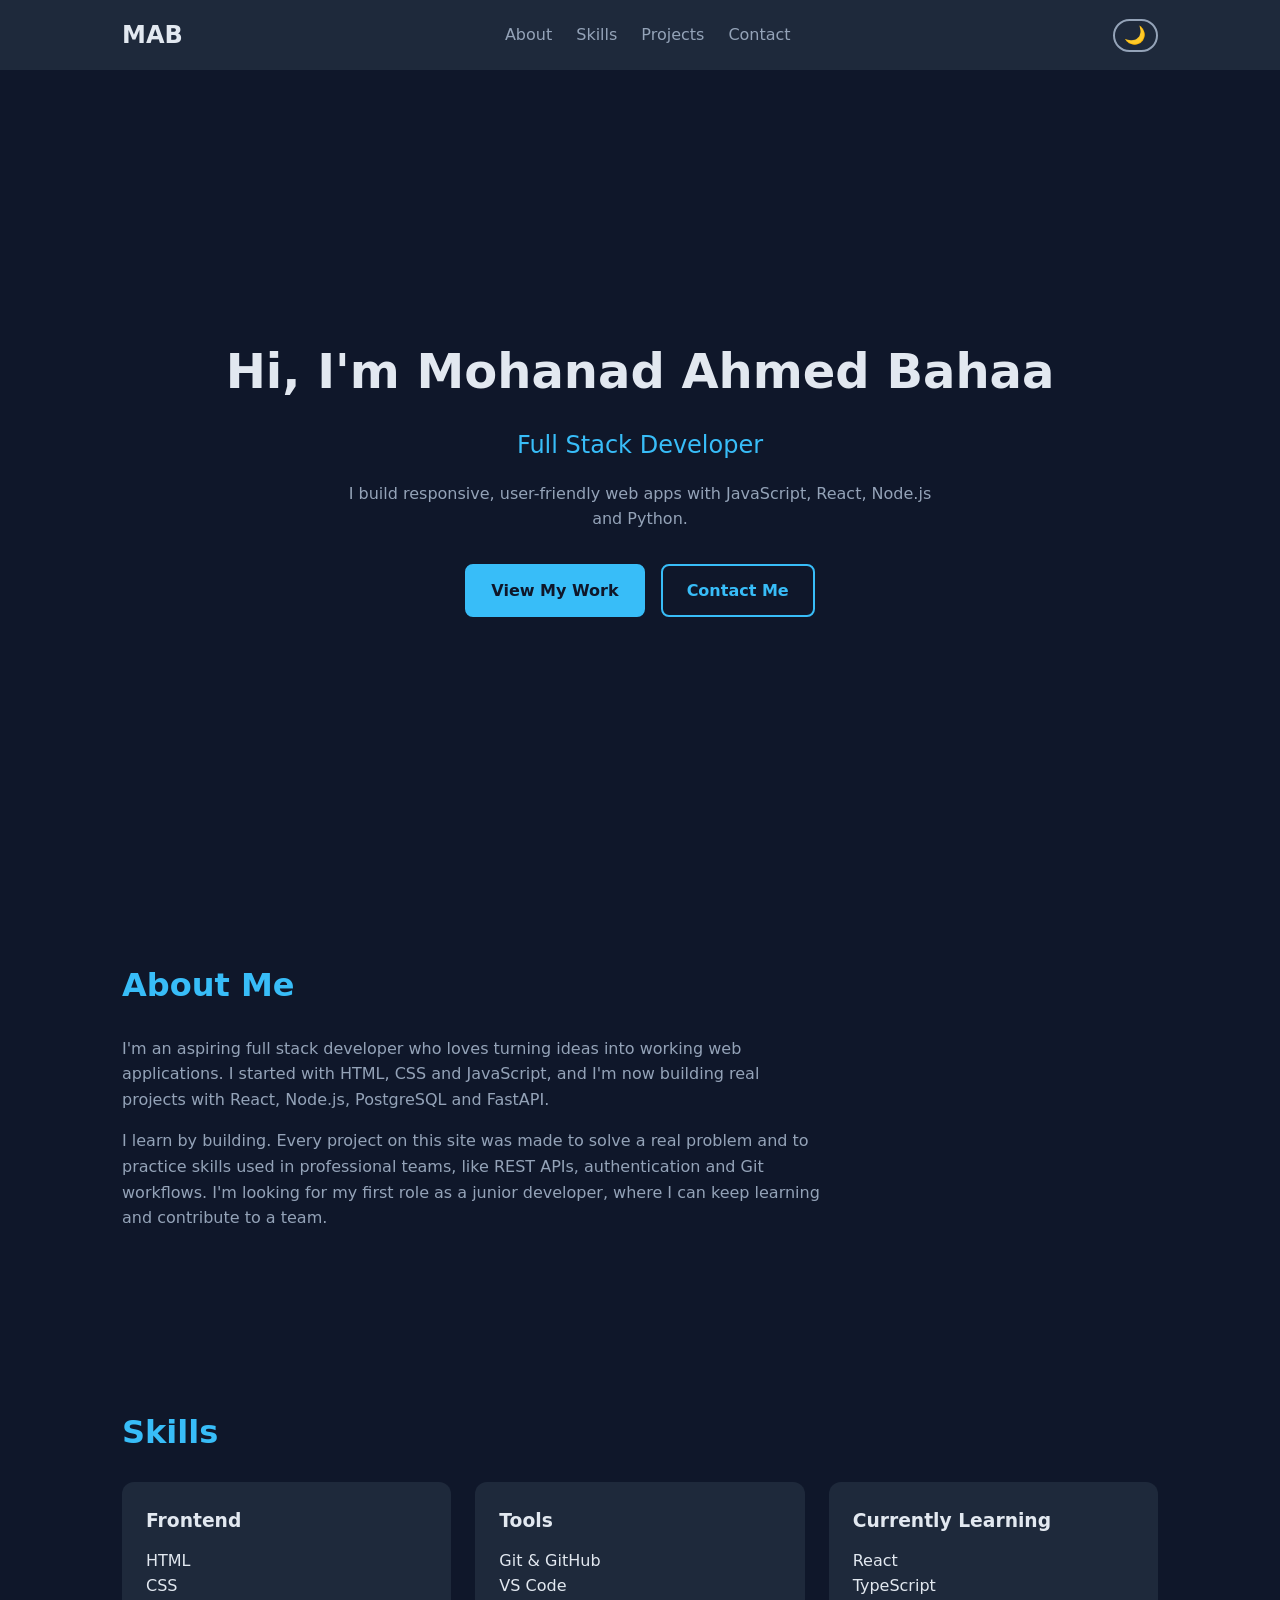
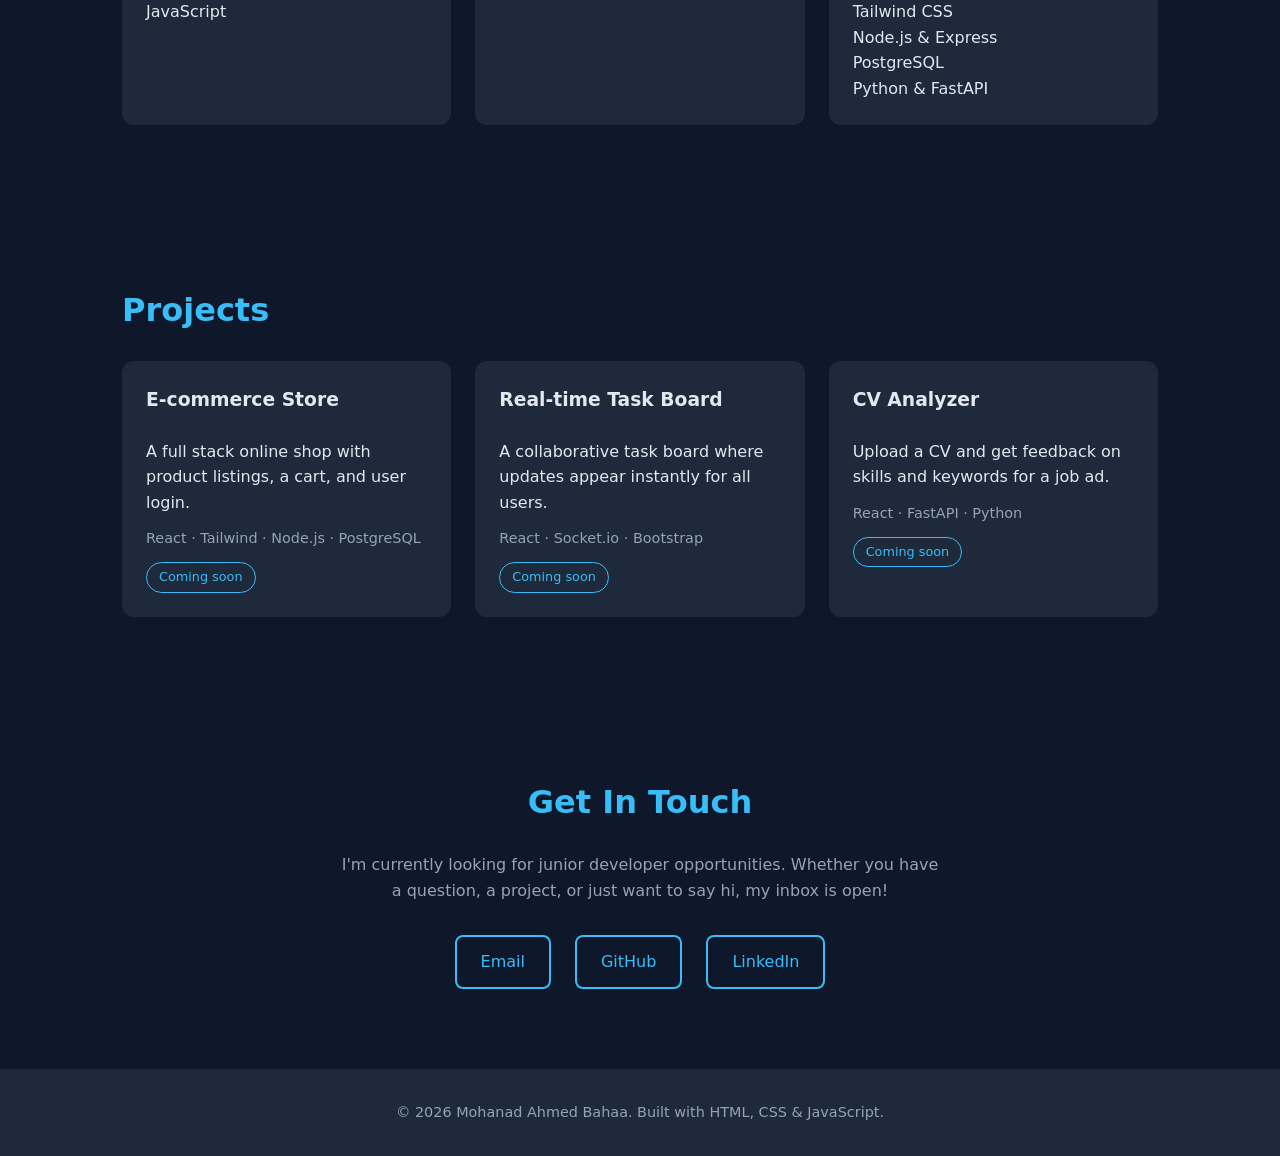
<file: index.html>
<!DOCTYPE html>
<html lang="en">
<head>
    <meta charset="UTF-8">
    <meta name="viewport" content="width=device-width, initial-scale=1.0">
    <meta name="description" content="Portfolio of Mohanad Ahmed Bahaa, Full Stack Developer.">
    <title>Mohanad Ahmed Bahaa | Full Stack Developer</title>
    <link rel="stylesheet" href="style.css">
    <script src="script.js" defer></script>
</head>
<body>
    <header>
        <nav>
            <a href="#hero" class="logo">MAB</a>
            <ul class="nav-links">
                <li><a href="#about">About</a></li>
                <li><a href="#skills">Skills</a></li>
                <li><a href="#projects">Projects</a></li>
                <li><a href="#contact">Contact</a></li>
            </ul>
            <button id="theme-toggle" class="theme-toggle" aria-label="Toggle dark and light mode">🌙</button>
        </nav>
    </header>

    <main>
       
        <section id="hero">
            <h1>Hi, I'm Mohanad Ahmed Bahaa</h1>
            <p class="role">Full Stack Developer</p>
            <p>I build responsive, user-friendly web apps with JavaScript, React, Node.js and Python.</p>
            <div class="hero-buttons">
                <a href="#projects" class="btn">View My Work</a>
                <a href="#contact" class="btn btn-outline">Contact Me</a>
            </div>
        </section>

        <!-- About -->
        <section id="about">
            <h2>About Me</h2>
            <p>
                I'm an aspiring full stack developer who loves turning ideas into working web
                applications. I started with HTML, CSS and JavaScript, and I'm now building real
                projects with React, Node.js, PostgreSQL and FastAPI.
            </p>
            <p>
                I learn by building. Every project on this site was made to solve a real problem
                and to practice skills used in professional teams, like REST APIs, authentication
                and Git workflows. I'm looking for my first role as a junior developer, where I can
                keep learning and contribute to a team.
            </p>
        </section>

        <!-- Skills -->
        <section id="skills">
            <h2>Skills</h2>
            <div class="skills-grid">
                <div class="skill-group">
                    <h3>Frontend</h3>
                    <ul>
                        <li>HTML</li>
                        <li>CSS</li>
                        <li>JavaScript</li>
                    </ul>
                </div>
                <div class="skill-group">
                    <h3>Tools</h3>
                    <ul>
                        <li>Git &amp; GitHub</li>
                        <li>VS Code</li>
                    </ul>
                </div>
                <div class="skill-group">
                    <h3>Currently Learning</h3>
                    <ul>
                        <li>React</li>
                        <li>TypeScript</li>
                        <li>Tailwind CSS</li>
                        <li>Node.js &amp; Express</li>
                        <li>PostgreSQL</li>
                        <li>Python &amp; FastAPI</li>
                    </ul>
                </div>
            </div>
        </section>

        <!-- Projects -->
        <section id="projects">
            <h2>Projects</h2>
            <div class="projects-grid">
                <article class="project-card">
                    <h3>E-commerce Store</h3>
                    <p>A full stack online shop with product listings, a cart, and user login.</p>
                    <p class="tech">React · Tailwind · Node.js · PostgreSQL</p>
                    <span class="badge">Coming soon</span>
                </article>
                <article class="project-card">
                    <h3>Real-time Task Board</h3>
                    <p>A collaborative task board where updates appear instantly for all users.</p>
                    <p class="tech">React · Socket.io · Bootstrap</p>
                    <span class="badge">Coming soon</span>
                </article>
                <article class="project-card">
                    <h3>CV Analyzer</h3>
                    <p>Upload a CV and get feedback on skills and keywords for a job ad.</p>
                    <p class="tech">React · FastAPI · Python</p>
                    <span class="badge">Coming soon</span>
                </article>
            </div>
        </section>

        <!-- Contact -->
        <section id="contact">
            <h2>Get In Touch</h2>
            <p>
                I'm currently looking for junior developer opportunities. Whether you have a
                question, a project, or just want to say hi, my inbox is open!
            </p>
            <ul class="contact-links">
                <li><a href="mailto:your-email@example.com">Email</a></li>
                <li><a href="https://github.com/your-username" target="_blank" rel="noopener">GitHub</a></li>
                <li><a href="https://linkedin.com/in/your-username" target="_blank" rel="noopener">LinkedIn</a></li>
            </ul>
        </section>
    </main>

    <footer>
        <p>&copy; 2026 Mohanad Ahmed Bahaa. Built with HTML, CSS &amp; JavaScript.</p>
    </footer>
</body>
</html>
</file>
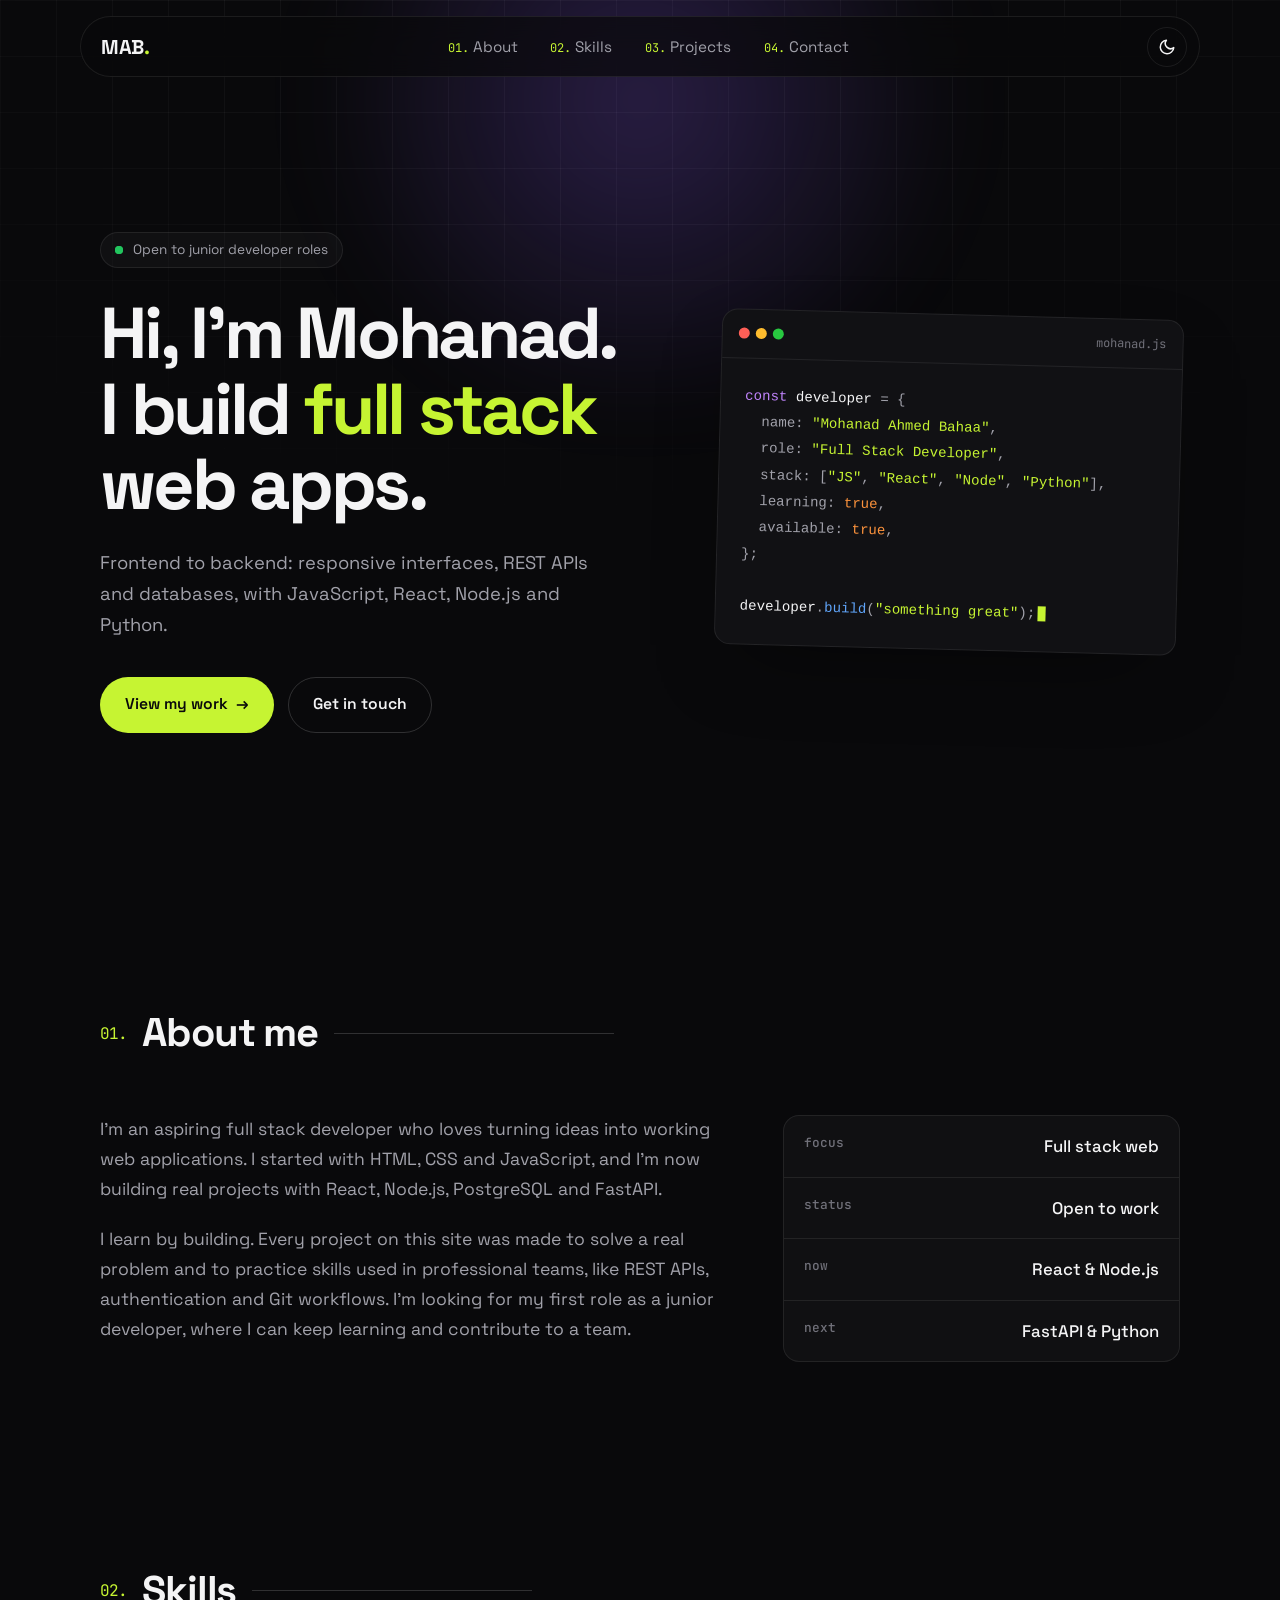
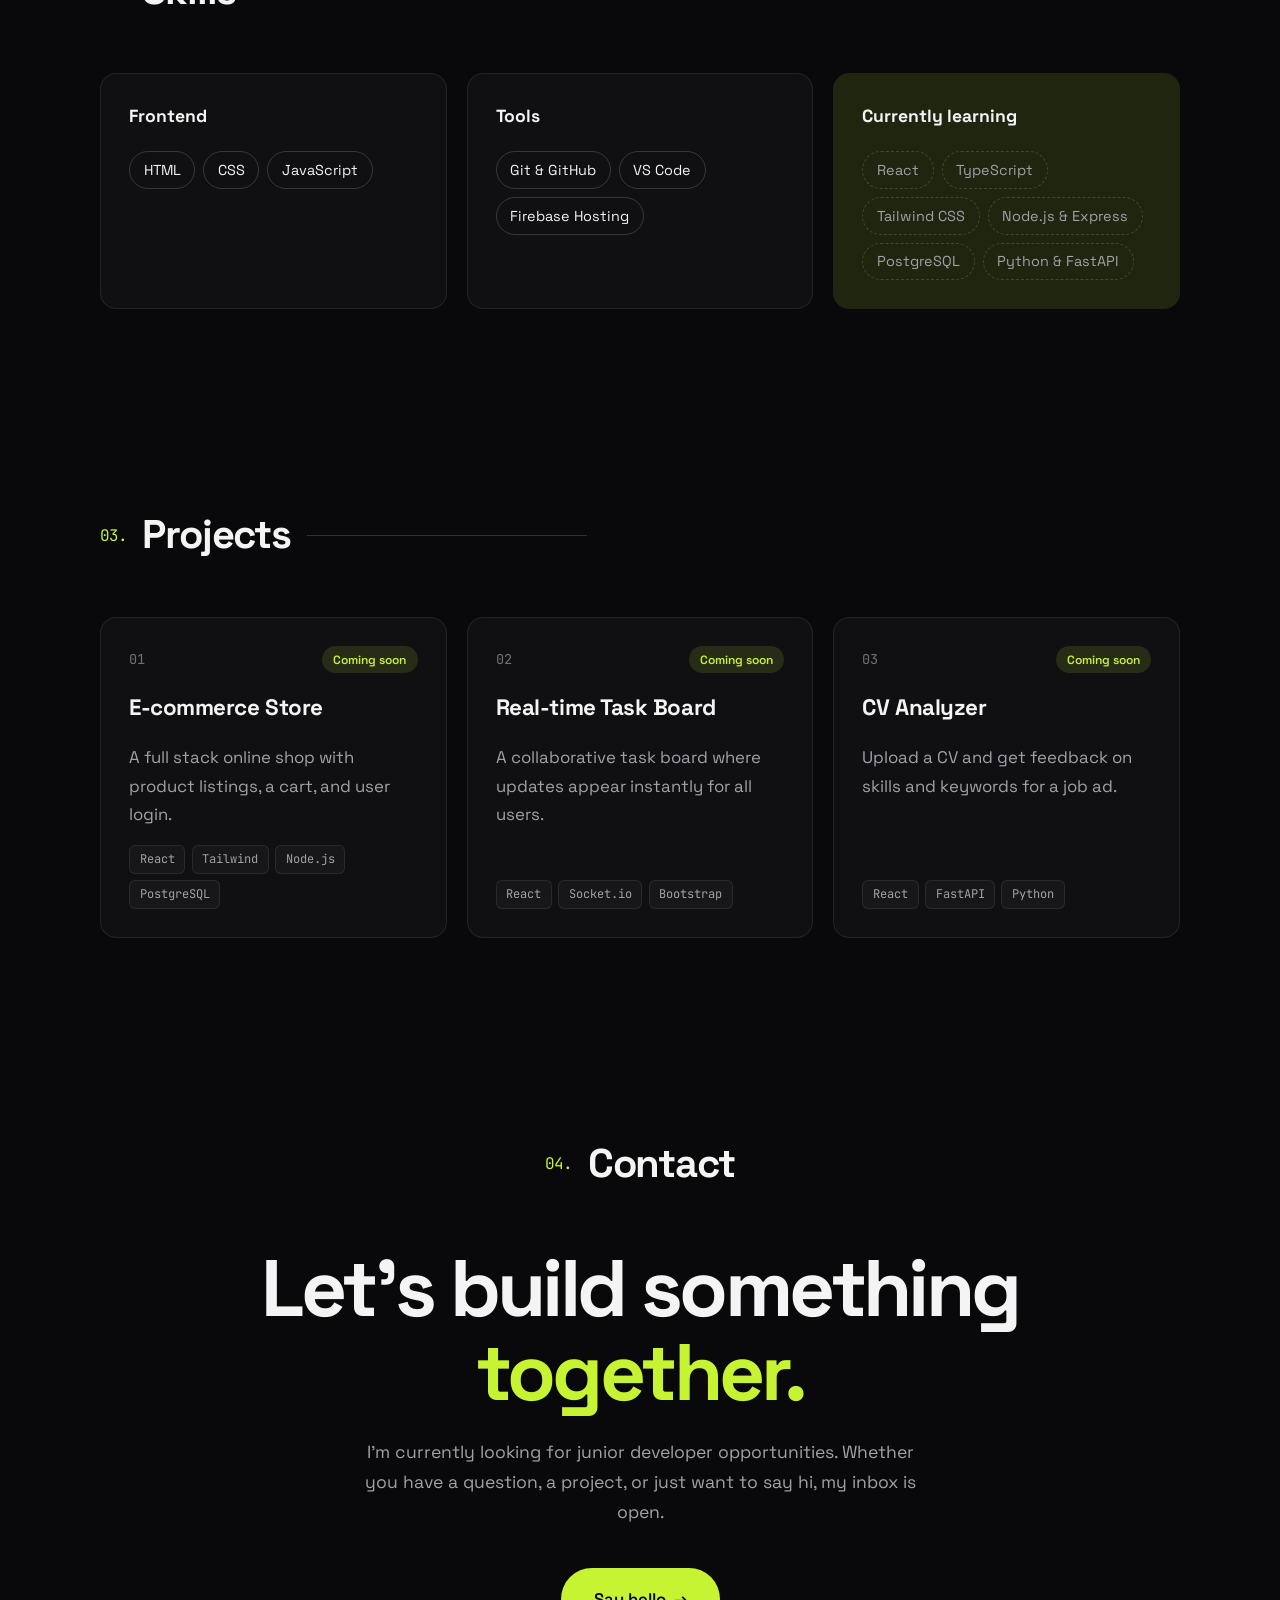
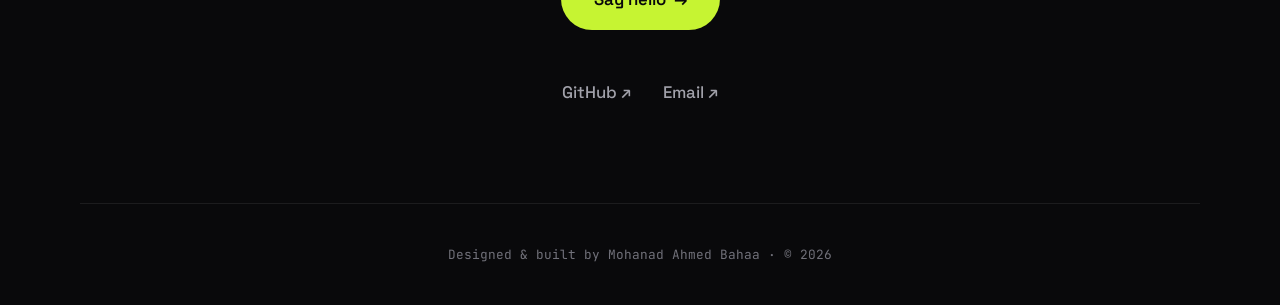
<file: public/index.html>
<!DOCTYPE html>
<html lang="en">
<head>
    <meta charset="UTF-8">
    <meta name="viewport" content="width=device-width, initial-scale=1.0">
    <meta name="description" content="Portfolio of Mohanad Ahmed Bahaa, Full Stack Developer.">
    <title>Mohanad Ahmed Bahaa | Full Stack Developer</title>

    <link rel="preconnect" href="https://fonts.googleapis.com">
    <link rel="preconnect" href="https://fonts.gstatic.com" crossorigin>
    <link href="https://fonts.googleapis.com/css2?family=JetBrains+Mono:wght@400;500&family=Space+Grotesk:wght@400;500;600;700&display=swap" rel="stylesheet">

    <link rel="stylesheet" href="style.css">
    <script src="script.js" defer></script>
</head>
<body>
    <div class="bg-grid" aria-hidden="true"></div>
    <div class="bg-glow" aria-hidden="true"></div>

    <header class="site-header">
        <nav class="nav">
            <a href="#hero" class="logo">MAB<span class="logo-dot">.</span></a>

            <ul class="nav-links" id="nav-links">
                <li><a href="#about"><span class="mono">01.</span> About</a></li>
                <li><a href="#skills"><span class="mono">02.</span> Skills</a></li>
                <li><a href="#projects"><span class="mono">03.</span> Projects</a></li>
                <li><a href="#contact"><span class="mono">04.</span> Contact</a></li>
            </ul>

            <div class="nav-actions">
                <button id="theme-toggle" class="icon-btn" aria-label="Toggle dark and light mode">
                    <svg class="icon-moon" viewBox="0 0 24 24" width="18" height="18" fill="none" stroke="currentColor" stroke-width="2" stroke-linecap="round" stroke-linejoin="round"><path d="M21 12.8A9 9 0 1 1 11.2 3a7 7 0 0 0 9.8 9.8z"/></svg>
                    <svg class="icon-sun" viewBox="0 0 24 24" width="18" height="18" fill="none" stroke="currentColor" stroke-width="2" stroke-linecap="round" stroke-linejoin="round"><circle cx="12" cy="12" r="4"/><path d="M12 2v2M12 20v2M4.9 4.9l1.4 1.4M17.7 17.7l1.4 1.4M2 12h2M20 12h2M4.9 19.1l1.4-1.4M17.7 6.3l1.4-1.4"/></svg>
                </button>
                <button id="menu-toggle" class="icon-btn menu-btn" aria-label="Open menu" aria-expanded="false" aria-controls="nav-links">
                    <span></span><span></span>
                </button>
            </div>
        </nav>
    </header>

    <main>
        <section id="hero" class="hero">
            <div class="hero-text">
                <p class="status"><span class="pulse"></span> Open to junior developer roles</p>
                <h1>
                    Hi, I'm Mohanad.<br>
                    I build <span class="highlight">full stack</span> web apps.
                </h1>
                <p class="hero-sub">
                    Frontend to backend: responsive interfaces, REST APIs and databases,
                    with JavaScript, React, Node.js and Python.
                </p>
                <div class="hero-buttons">
                    <a href="#projects" class="btn btn-primary">View my work <span aria-hidden="true">→</span></a>
                    <a href="#contact" class="btn btn-ghost">Get in touch</a>
                </div>
            </div>

            <div class="code-card reveal" aria-hidden="true">
                <div class="code-card-bar">
                    <span></span><span></span><span></span>
                    <p class="mono">mohanad.js</p>
                </div>
<pre class="mono"><code><span class="k">const</span> <span class="v">developer</span> = {
  name: <span class="s">"Mohanad Ahmed Bahaa"</span>,
  role: <span class="s">"Full Stack Developer"</span>,
  stack: [<span class="s">"JS"</span>, <span class="s">"React"</span>, <span class="s">"Node"</span>, <span class="s">"Python"</span>],
  learning: <span class="b">true</span>,
  available: <span class="b">true</span>,
};

<span class="v">developer</span>.<span class="f">build</span>(<span class="s">"something great"</span>);<span class="cursor"></span></code></pre>
            </div>
        </section>

        <section id="about" class="section reveal">
            <h2 class="section-title"><span class="mono">01.</span> About me</h2>
            <div class="about-grid">
                <div class="about-text">
                    <p>
                        I'm an aspiring full stack developer who loves turning ideas into working web
                        applications. I started with HTML, CSS and JavaScript, and I'm now building real
                        projects with React, Node.js, PostgreSQL and FastAPI.
                    </p>
                    <p>
                        I learn by building. Every project on this site was made to solve a real problem
                        and to practice skills used in professional teams, like REST APIs, authentication
                        and Git workflows. I'm looking for my first role as a junior developer, where I can
                        keep learning and contribute to a team.
                    </p>
                </div>
                <ul class="facts">
                    <li><span class="mono">focus</span> Full stack web</li>
                    <li><span class="mono">status</span> Open to work</li>
                    <li><span class="mono">now</span> React &amp; Node.js</li>
                    <li><span class="mono">next</span> FastAPI &amp; Python</li>
                </ul>
            </div>
        </section>

        <section id="skills" class="section reveal">
            <h2 class="section-title"><span class="mono">02.</span> Skills</h2>
            <div class="skills-grid">
                <div class="skill-group">
                    <h3>Frontend</h3>
                    <ul class="chips">
                        <li>HTML</li>
                        <li>CSS</li>
                        <li>JavaScript</li>
                    </ul>
                </div>
                <div class="skill-group">
                    <h3>Tools</h3>
                    <ul class="chips">
                        <li>Git &amp; GitHub</li>
                        <li>VS Code</li>
                        <li>Firebase Hosting</li>
                    </ul>
                </div>
                <div class="skill-group skill-group-learning">
                    <h3>Currently learning</h3>
                    <ul class="chips chips-dashed">
                        <li>React</li>
                        <li>TypeScript</li>
                        <li>Tailwind CSS</li>
                        <li>Node.js &amp; Express</li>
                        <li>PostgreSQL</li>
                        <li>Python &amp; FastAPI</li>
                    </ul>
                </div>
            </div>
        </section>

        <section id="projects" class="section reveal">
            <h2 class="section-title"><span class="mono">03.</span> Projects</h2>
            <div class="projects-grid">
                <article class="project-card">
                    <div class="project-top">
                        <span class="project-num mono">01</span>
                        <span class="badge">Coming soon</span>
                    </div>
                    <h3>E-commerce Store</h3>
                    <p>A full stack online shop with product listings, a cart, and user login.</p>
                    <ul class="tags mono">
                        <li>React</li><li>Tailwind</li><li>Node.js</li><li>PostgreSQL</li>
                    </ul>
                </article>
                <article class="project-card">
                    <div class="project-top">
                        <span class="project-num mono">02</span>
                        <span class="badge">Coming soon</span>
                    </div>
                    <h3>Real-time Task Board</h3>
                    <p>A collaborative task board where updates appear instantly for all users.</p>
                    <ul class="tags mono">
                        <li>React</li><li>Socket.io</li><li>Bootstrap</li>
                    </ul>
                </article>
                <article class="project-card">
                    <div class="project-top">
                        <span class="project-num mono">03</span>
                        <span class="badge">Coming soon</span>
                    </div>
                    <h3>CV Analyzer</h3>
                    <p>Upload a CV and get feedback on skills and keywords for a job ad.</p>
                    <ul class="tags mono">
                        <li>React</li><li>FastAPI</li><li>Python</li>
                    </ul>
                </article>
            </div>
        </section>

        <section id="contact" class="section contact reveal">
            <h2 class="section-title"><span class="mono">04.</span> Contact</h2>
            <p class="contact-big">Let's build something<span class="highlight"> together.</span></p>
            <p class="contact-sub">
                I'm currently looking for junior developer opportunities. Whether you have a
                question, a project, or just want to say hi, my inbox is open.
            </p>
            <a href="mailto:mohanadahmedbahaa@gmail.com" class="btn btn-primary btn-lg">Say hello <span aria-hidden="true">→</span></a>
            <ul class="socials">
                <li><a href="https://github.com/mohanadahmedbahaa-ctrl" target="_blank" rel="noopener">GitHub ↗</a></li>
                <li><a href="mailto:mohanadahmedbahaa@gmail.com">Email ↗</a></li>
            </ul>
        </section>
    </main>

    <footer class="footer">
        <p class="mono">Designed &amp; built by Mohanad Ahmed Bahaa · &copy; <span id="year">2026</span></p>
    </footer>
</body>
</html>
</file>
<file: style.css>
*{
    margin: 0;
    padding: 0;
    box-sizing: border-box;
}
:root {
    --bg:#0f172a;
    --text:#e2e8f0;
    --bg-card:#1e293b;
    --text-muted:#94a3b8;
    --accent:#38bdf8;
}

body.light {
    --bg: #f8fafc;
    --text: #0f172a;
    --bg-card: #e2e8f0;
    --text-muted: #475569;
    --accent: #0284c7;
}


body {
    background-color: var(--bg);
    color: var(--text);
    font-family: system-ui, sans-serif;
    line-height: 1.6;
    transition: background-color 0.3s, color 0.3s;
}
a{
    text-decoration: none;

    color: var(--accent);
}

header {
  position: sticky;            
  top: 0;
  background: var(--bg-card);
  z-index: 10;                 
}

nav {
  display: flex;
  justify-content: space-between; 
  align-items: center;
  padding: 1rem 2rem;            
  max-width: 1100px;
  margin: 0 auto;                 
}

.logo {
  font-size: 1.5rem;
  font-weight: bold;
  color: var(--text);
}

.nav-links {
  display: flex;
  gap: 1.5rem;
  list-style: none;
}

.nav-links a {
  color: var(--text-muted);
}

.nav-links a:hover {
  color: var(--accent);
}

.theme-toggle {
  background: transparent;
  border: 2px solid var(--text-muted);
  border-radius: 999px;
  padding: 0.25rem 0.6rem;
  font-size: 1.1rem;
  cursor: pointer;              
}

.theme-toggle:hover {
  border-color: var(--accent);
}

section{
    max-width: 1100px;
    margin: 0 auto;
    padding: 5rem 2rem;
}
h2{
    font-size: 2rem;
    margin-bottom: 1.5rem;
    color: var(--accent);
}
#hero{
    min-height: 90vh;
    display: flex;
    flex-direction: column;
    justify-content: center;
    align-items: center;
    text-align: center;
    gap: 1rem;
}
#hero h1{
    font-size: 3rem;
}
.role{
    font-size: 1.5rem;
    color: var(--accent);
}
#hero p:not(.role){
    max-width: 600px;
    color: var(--text-muted);
}
.hero-buttons{
    display: flex;
    gap: 1rem;
    margin-top: 1rem;
}
.btn {
  display: inline-block;
  padding: 0.75rem 1.5rem;
  border-radius: 8px;
  background: var(--accent);
  color: var(--bg);
  font-weight: bold;
  border: 2px solid var(--accent);
  transition: transform 0.2s, background 0.2s, color 0.2s;
}
.btn:hover {
  transform: translateY(-3px);
}
.btn-outline {
  background: transparent;
  color: var(--accent);
}
.btn-outline:hover {
  background: var(--accent);
  color: var(--bg);
}
.skills-grid,
.projects-grid {
    display: grid;
    grid-template-columns: repeat(auto-fit, minmax(250px, 1fr));
    gap: 1.5rem;
}
.skill-group,
.project-card {
    background: var(--bg-card);
    padding: 1.5rem;
    border-radius: 12px;
}

.skill-group h3,
.project-card h3 {
    margin-bottom: 0.75rem;
}

.skill-group ul {
    list-style: none;
}

.project-card {
    display: flex;
    flex-direction: column;
    gap: 0.75rem;
}

.tech {
    font-size: 0.9rem;
    color: var(--text-muted);
}

.badge {
    align-self: flex-start;     
    padding: 0.25rem 0.75rem;
    border-radius: 999px;        
    font-size: 0.8rem;
    color: var(--accent);
    border: 1px solid var(--accent);
}
#about p {
    color: var(--text-muted);
    max-width: 700px;
    margin-bottom: 1rem;
}
/* ===== Contact ===== */
#contact {
    text-align: center;
}

#contact p {
    max-width: 600px;
    margin: 0 auto 2rem;          
    color: var(--text-muted);
}

.contact-links {
    display: flex;
    justify-content: center;
    flex-wrap: wrap;
    gap: 1.5rem;
    list-style: none;
}

.contact-links a {
    display: inline-block;
    padding: 0.75rem 1.5rem;
    border: 2px solid var(--accent);
    border-radius: 8px;
    color: var(--accent);
    transition: background 0.2s, color 0.2s;
}

.contact-links a:hover {
    background: var(--accent);
    color: var(--bg);
}


footer {
    text-align: center;
    padding: 2rem;
    color: var(--text-muted);
    font-size: 0.9rem;
    background: var(--bg-card);
}
@media (max-width: 600px) {
  h2 {
    font-size: 1.5rem;

  }
  nav {
    flex-direction: column;
    gap: 1rem;
  }
  #hero h1 {
    font-size: 2rem;
  }
  .role {
    font-size: 1.2rem;
  }
  .hero-buttons {
    flex-direction: column;
  }
  section {
    padding: 3rem 1rem;
  }
 
}
</file>
<file: public/style.css>
:root {
    --bg: #09090b;
    --bg-elev: #111114;
    --bg-card: rgba(255, 255, 255, 0.03);
    --border: rgba(255, 255, 255, 0.08);
    --border-strong: rgba(255, 255, 255, 0.16);
    --text: #f4f4f5;
    --text-muted: #a1a1aa;
    --text-faint: #71717a;
    --accent: #c6f432;
    --accent-ink: #09090b;
    --accent-soft: rgba(198, 244, 50, 0.12);
    --glow: rgba(139, 92, 246, 0.25);
    --grid-line: rgba(255, 255, 255, 0.04);

    --font-sans: "Space Grotesk", system-ui, sans-serif;
    --font-mono: "JetBrains Mono", ui-monospace, monospace;

    --radius: 16px;
    --max-width: 1120px;
    --ease: cubic-bezier(0.22, 1, 0.36, 1);
}

body.light {
    --bg: #fafaf9;
    --bg-elev: #ffffff;
    --bg-card: rgba(0, 0, 0, 0.02);
    --border: rgba(0, 0, 0, 0.08);
    --border-strong: rgba(0, 0, 0, 0.18);
    --text: #18181b;
    --text-muted: #52525b;
    --text-faint: #71717a;
    --accent: #4d7c0f;
    --accent-ink: #ffffff;
    --accent-soft: rgba(77, 124, 15, 0.1);
    --glow: rgba(139, 92, 246, 0.12);
    --grid-line: rgba(0, 0, 0, 0.04);
}


*,
*::before,
*::after {
    margin: 0;
    padding: 0;
    box-sizing: border-box;
}

html {
    scroll-behavior: smooth;
    scroll-padding-top: 90px;
}

body {
    background: var(--bg);
    color: var(--text);
    font-family: var(--font-sans);
    font-size: 1.05rem;
    line-height: 1.7;
    -webkit-font-smoothing: antialiased;
    overflow-x: hidden;
    transition: background-color 0.4s, color 0.4s;
}

a {
    color: inherit;
    text-decoration: none;
}

ul {
    list-style: none;
}

::selection {
    background: var(--accent);
    color: var(--accent-ink);
}

.mono {
    font-family: var(--font-mono);
}

.highlight {
    color: var(--accent);
}


:focus-visible {
    outline: 2px solid var(--accent);
    outline-offset: 3px;
    border-radius: 6px;
}


.bg-grid {
    position: fixed;
    inset: 0;
    z-index: -2;
    background-image:
        linear-gradient(var(--grid-line) 1px, transparent 1px),
        linear-gradient(90deg, var(--grid-line) 1px, transparent 1px);
    background-size: 56px 56px;

    mask-image: radial-gradient(ellipse 80% 60% at 50% 0%, #000 40%, transparent 100%);
    -webkit-mask-image: radial-gradient(ellipse 80% 60% at 50% 0%, #000 40%, transparent 100%);
}

.bg-glow {
    position: fixed;
    top: -200px;
    left: 50%;
    width: 800px;
    height: 600px;
    transform: translateX(-50%);
    z-index: -1;
    background: radial-gradient(circle, var(--glow), transparent 65%);
    filter: blur(40px);
    pointer-events: none;
}


.site-header {
    position: sticky;
    top: 0;
    z-index: 100;
    padding: 1rem 1.25rem;
}

.nav {
    position: relative;
    max-width: var(--max-width);
    margin: 0 auto;
    display: flex;
    align-items: center;
    justify-content: space-between;
    gap: 1rem;
    padding: 0.6rem 0.75rem 0.6rem 1.25rem;
    border: 1px solid var(--border);
    border-radius: 999px;
    background: color-mix(in srgb, var(--bg) 70%, transparent);
    backdrop-filter: blur(14px);
    -webkit-backdrop-filter: blur(14px);
}

.logo {
    font-weight: 700;
    font-size: 1.25rem;
    letter-spacing: -0.02em;
}

.logo-dot {
    color: var(--accent);
}

.nav-links {
    display: flex;
    gap: 0.25rem;
}

.nav-links a {
    display: block;
    padding: 0.4rem 0.9rem;
    border-radius: 999px;
    font-size: 0.95rem;
    color: var(--text-muted);
    transition: color 0.2s, background 0.2s;
}

.nav-links a .mono {
    font-size: 0.75rem;
    color: var(--accent);
}

.nav-links a:hover {
    color: var(--text);
    background: var(--bg-card);
}

.nav-actions {
    display: flex;
    gap: 0.5rem;
}

.icon-btn {
    display: grid;
    place-items: center;
    width: 40px;
    height: 40px;
    border: 1px solid var(--border);
    border-radius: 50%;
    background: transparent;
    color: var(--text);
    cursor: pointer;
    transition: border-color 0.2s, transform 0.2s;
}

.icon-btn:hover {
    border-color: var(--accent);
    transform: rotate(-12deg);
}


.icon-sun { display: none; }
body.light .icon-sun { display: block; }
body.light .icon-moon { display: none; }


.menu-btn {
    display: none;
    gap: 5px;
    align-content: center;
}

.menu-btn span {
    display: block;
    width: 16px;
    height: 2px;
    background: currentColor;
    border-radius: 2px;
    transition: transform 0.3s var(--ease);
}

.menu-btn[aria-expanded="true"] span:first-child { transform: translateY(3.5px) rotate(45deg); }
.menu-btn[aria-expanded="true"] span:last-child  { transform: translateY(-3.5px) rotate(-45deg); }


.btn {
    display: inline-flex;
    align-items: center;
    gap: 0.5rem;
    padding: 0.85rem 1.5rem;
    border-radius: 999px;
    font-weight: 600;
    font-size: 0.98rem;
    border: 1px solid transparent;
    transition: transform 0.25s var(--ease), box-shadow 0.25s, background 0.25s, border-color 0.25s;
}

.btn span {
    transition: transform 0.25s var(--ease);
}

.btn:hover span {
    transform: translateX(4px);
}

.btn-primary {
    background: var(--accent);
    color: var(--accent-ink);
}

.btn-primary:hover {
    transform: translateY(-2px);
    box-shadow: 0 10px 30px -10px var(--accent);
}

.btn-ghost {
    border-color: var(--border-strong);
    color: var(--text);
}

.btn-ghost:hover {
    border-color: var(--text);
    transform: translateY(-2px);
}

.btn-lg {
    padding: 1rem 2rem;
    font-size: 1.05rem;
}


.section {
    max-width: var(--max-width);
    margin: 0 auto;
    padding: 6rem 1.25rem;
}

.section-title {
    display: flex;
    align-items: center;
    gap: 1rem;
    font-size: clamp(1.75rem, 4vw, 2.5rem);
    letter-spacing: -0.03em;
    margin-bottom: 3rem;
}

.section-title .mono {
    font-size: 1rem;
    font-weight: 400;
    color: var(--accent);
}


.section-title::after {
    content: "";
    flex: 1;
    max-width: 280px;
    height: 1px;
    background: var(--border-strong);
}


.hero {
    max-width: var(--max-width);
    margin: 0 auto;
    min-height: calc(100vh - 90px);
    padding: 3rem 1.25rem 5rem;
    display: grid;
    grid-template-columns: 1.2fr 1fr;
    align-items: center;
    gap: 4rem;
}

.status {
    display: inline-flex;
    align-items: center;
    gap: 0.6rem;
    padding: 0.35rem 0.9rem;
    margin-bottom: 1.75rem;
    border: 1px solid var(--border);
    border-radius: 999px;
    font-size: 0.85rem;
    color: var(--text-muted);
    background: var(--bg-card);
}


.pulse {
    position: relative;
    width: 8px;
    height: 8px;
    border-radius: 50%;
    background: #22c55e;
}

.pulse::after {
    content: "";
    position: absolute;
    inset: 0;
    border-radius: 50%;
    background: #22c55e;
    animation: pulse 2s ease-out infinite;
}

@keyframes pulse {
    from { transform: scale(1); opacity: 0.7; }
    to   { transform: scale(3); opacity: 0; }
}

.hero h1 {
    font-size: clamp(2.5rem, 6vw, 4.5rem);
    line-height: 1.05;
    letter-spacing: -0.045em;
    font-weight: 700;
    margin-bottom: 1.5rem;
}

.hero-sub {
    max-width: 520px;
    font-size: 1.15rem;
    color: var(--text-muted);
    margin-bottom: 2.25rem;
}

.hero-buttons {
    display: flex;
    flex-wrap: wrap;
    gap: 0.9rem;
}


.code-card {
    border: 1px solid var(--border);
    border-radius: var(--radius);
    background: var(--bg-elev);
    box-shadow: 0 30px 80px -30px rgba(0, 0, 0, 0.5);
    overflow: hidden;
    transform: rotate(1.5deg);
    transition: transform 0.5s var(--ease);
}

.code-card:hover {
    transform: rotate(0deg) translateY(-4px);
}

.code-card-bar {
    display: flex;
    align-items: center;
    gap: 6px;
    padding: 0.85rem 1rem;
    border-bottom: 1px solid var(--border);
}

.code-card-bar span {
    width: 11px;
    height: 11px;
    border-radius: 50%;
    background: var(--border-strong);
}

.code-card-bar span:nth-child(1) { background: #ff5f57; }
.code-card-bar span:nth-child(2) { background: #febc2e; }
.code-card-bar span:nth-child(3) { background: #28c840; }

.code-card-bar p {
    margin-left: auto;
    font-size: 0.75rem;
    color: var(--text-faint);
}

.code-card pre {
    padding: 1.5rem;
    font-size: 0.88rem;
    line-height: 1.8;
    color: var(--text-muted);
    overflow-x: auto;
}


.k { color: #c084fc; }
.v { color: var(--text); }
.s { color: var(--accent); }
.b { color: #fb923c; }
.f { color: #60a5fa; }

.cursor {
    display: inline-block;
    width: 8px;
    height: 1.1em;
    margin-left: 2px;
    vertical-align: text-bottom;
    background: var(--accent);
    animation: blink 1s steps(1) infinite;
}

@keyframes blink {
    50% { opacity: 0; }
}


.about-grid {
    display: grid;
    grid-template-columns: 1.6fr 1fr;
    gap: 3rem;
    align-items: start;
}

.about-text p {
    color: var(--text-muted);
    font-size: 1.1rem;
    margin-bottom: 1.25rem;
}

.facts {
    border: 1px solid var(--border);
    border-radius: var(--radius);
    background: var(--bg-card);
}

.facts li {
    display: flex;
    justify-content: space-between;
    gap: 1rem;
    padding: 1rem 1.25rem;
    font-weight: 500;
}

.facts li + li {
    border-top: 1px solid var(--border);
}

.facts .mono {
    font-size: 0.8rem;
    color: var(--text-faint);
}


.skills-grid {
    display: grid;
    grid-template-columns: repeat(auto-fit, minmax(260px, 1fr));
    gap: 1.25rem;
}

.skill-group {
    padding: 1.75rem;
    border: 1px solid var(--border);
    border-radius: var(--radius);
    background: var(--bg-card);
}

.skill-group h3 {
    font-size: 1.1rem;
    margin-bottom: 1.25rem;
}

.chips {
    display: flex;
    flex-wrap: wrap;
    gap: 0.5rem;
}

.chips li {
    padding: 0.35rem 0.85rem;
    border: 1px solid var(--border-strong);
    border-radius: 999px;
    font-size: 0.9rem;
    transition: border-color 0.2s, color 0.2s;
}

.chips li:hover {
    border-color: var(--accent);
    color: var(--accent);
}

.chips-dashed li {
    border-style: dashed;
    color: var(--text-muted);
}

.skill-group-learning {
    background: var(--accent-soft);
    border-color: transparent;
}


.projects-grid {
    display: grid;
    grid-template-columns: repeat(auto-fit, minmax(290px, 1fr));
    gap: 1.25rem;
}

.project-card {
    position: relative;
    display: flex;
    flex-direction: column;
    gap: 1rem;
    padding: 1.75rem;
    border: 1px solid var(--border);
    border-radius: var(--radius);
    background: var(--bg-card);
    overflow: hidden;
    transition: transform 0.35s var(--ease), border-color 0.35s;
}


.project-card::before {
    content: "";
    position: absolute;
    inset: 0;
    background: radial-gradient(400px circle at var(--x, 50%) var(--y, 50%), var(--accent-soft), transparent 40%);
    opacity: 0;
    transition: opacity 0.3s;
    pointer-events: none;
}

.project-card:hover {
    transform: translateY(-6px);
    border-color: var(--border-strong);
}

.project-card:hover::before {
    opacity: 1;
}

.project-top {
    display: flex;
    justify-content: space-between;
    align-items: center;
}

.project-num {
    font-size: 0.85rem;
    color: var(--text-faint);
}

.project-card h3 {
    font-size: 1.4rem;
    letter-spacing: -0.02em;
}

.project-card p {
    color: var(--text-muted);
    flex: 1;
}

.tags {
    display: flex;
    flex-wrap: wrap;
    gap: 0.4rem;
}

.tags li {
    padding: 0.2rem 0.6rem;
    border-radius: 6px;
    font-size: 0.75rem;
    color: var(--text-muted);
    background: var(--bg-card);
    border: 1px solid var(--border);
}

.badge {
    padding: 0.2rem 0.7rem;
    border-radius: 999px;
    font-size: 0.75rem;
    font-weight: 600;
    color: var(--accent);
    background: var(--accent-soft);
}


.contact {
    text-align: center;
}

.contact .section-title {
    justify-content: center;
}

.contact .section-title::after {
    display: none;
}

.contact-big {
    font-size: clamp(2.25rem, 7vw, 5rem);
    font-weight: 700;
    line-height: 1.05;
    letter-spacing: -0.045em;
    margin-bottom: 1.5rem;
}

.contact-sub {
    max-width: 560px;
    margin: 0 auto 2.5rem;
    color: var(--text-muted);
    font-size: 1.1rem;
}

.socials {
    display: flex;
    justify-content: center;
    flex-wrap: wrap;
    gap: 2rem;
    margin-top: 3rem;
}

.socials a {
    color: var(--text-muted);
    font-weight: 500;
    border-bottom: 1px solid transparent;
    transition: color 0.2s, border-color 0.2s;
}

.socials a:hover {
    color: var(--accent);
    border-color: var(--accent);
}


.footer {
    max-width: var(--max-width);
    margin: 0 auto;
    padding: 2.5rem 1.25rem;
    border-top: 1px solid var(--border);
    text-align: center;
    font-size: 0.8rem;
    color: var(--text-faint);
}


.reveal {
    opacity: 0;
    transform: translateY(30px);
    transition: opacity 0.8s var(--ease), transform 0.8s var(--ease);
}

.reveal.visible {
    opacity: 1;
    transform: none;
}

.code-card.reveal.visible {
    transform: rotate(1.5deg);
}

.code-card.reveal.visible:hover {
    transform: rotate(0deg) translateY(-4px);
}


@media (prefers-reduced-motion: reduce) {
    *,
    *::before,
    *::after {
        animation: none !important;
        transition: none !important;
        scroll-behavior: auto !important;
    }

    .reveal {
        opacity: 1;
        transform: none;
    }
}


@media (max-width: 900px) {
    .hero {
        grid-template-columns: 1fr;
        min-height: auto;
        padding-top: 4rem;
        gap: 3rem;
    }

    .about-grid {
        grid-template-columns: 1fr;
    }
}

@media (max-width: 720px) {
    .menu-btn {
        display: grid;
    }


    .nav-links {
        position: absolute;
        top: calc(100% + 0.5rem);
        left: 0;
        right: 0;
        flex-direction: column;
        padding: 0.75rem;
        border: 1px solid var(--border);
        border-radius: var(--radius);
        background: var(--bg-elev);
        opacity: 0;
        transform: translateY(-10px);
        pointer-events: none;
        transition: opacity 0.25s, transform 0.25s var(--ease);
    }

    .nav-links.open {
        opacity: 1;
        transform: none;
        pointer-events: auto;
    }

    .nav-links a {
        padding: 0.8rem 1rem;
        border-radius: 10px;
        font-size: 1.05rem;
    }

    .section {
        padding: 4.5rem 1.25rem;
    }

    .section-title {
        margin-bottom: 2rem;
    }

    .code-card pre {
        font-size: 0.78rem;
        padding: 1.1rem;
    }
}
</file>
